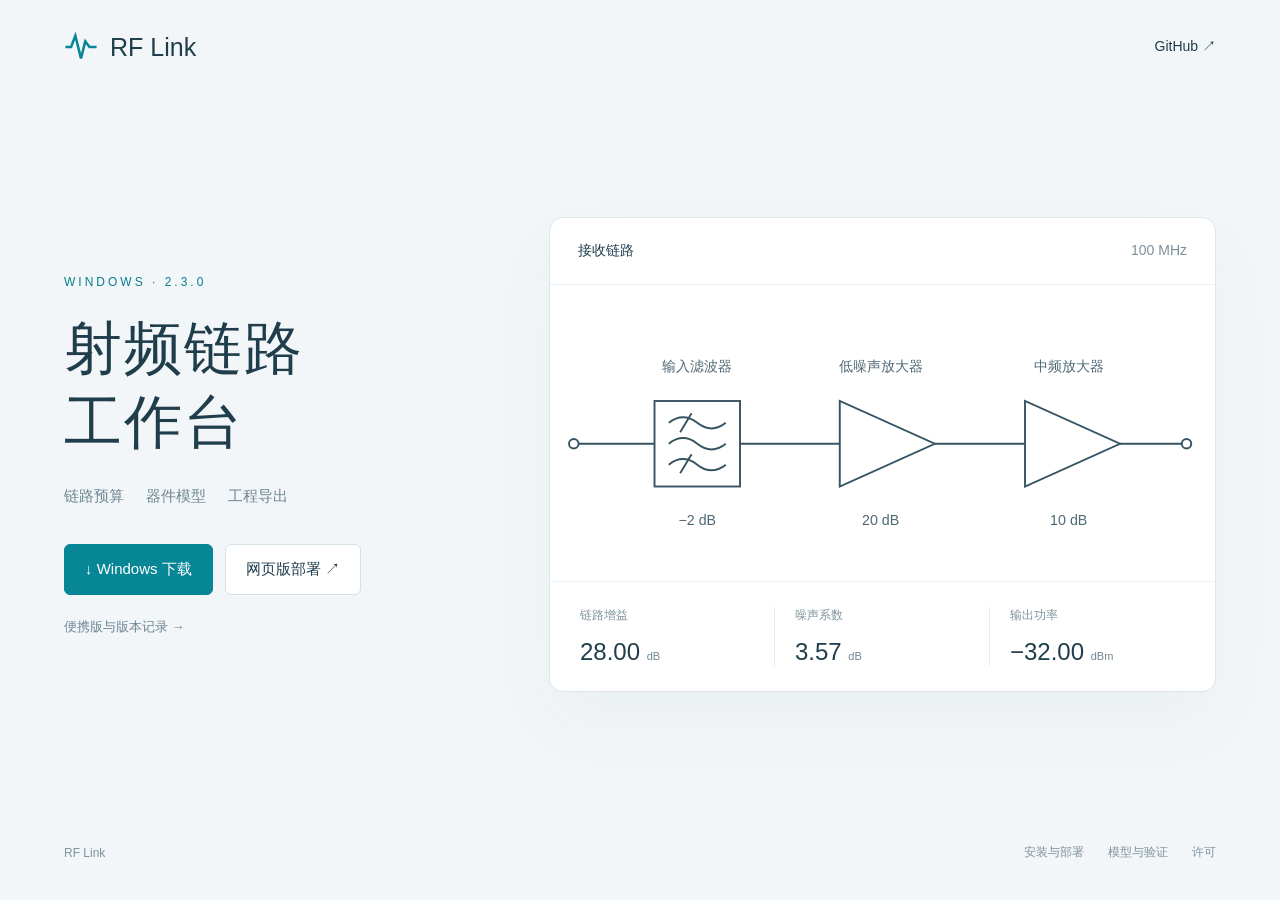
<file: site/index.html>
<!doctype html>
<html lang="zh-CN">
<head><meta charset="utf-8"><meta name="viewport" content="width=device-width,initial-scale=1"><meta name="description" content="RF Link 射频链路工作台，Windows 下载与云端部署。"><title>RF Link · 射频链路工作台</title><link rel="stylesheet" href="rf-link.css"></head>
<body>
<header><a class="brand" href="./"><svg viewBox="0 0 24 24" aria-hidden="true"><path d="M1 12h4l3-8 4 16 3-12 3 4h5"/></svg>RF Link</a><a href="https://github.com/ChiZhang-805/RF-Link-Calculator">GitHub ↗</a></header>
<main><section class="intro"><span class="version">WINDOWS · 2.3.0</span><h1>射频链路<br>工作台</h1><div class="features"><span>链路预算</span><span>器件模型</span><span>工程导出</span></div><div class="actions"><a class="primary" href="https://github.com/ChiZhang-805/RF-Link-Calculator/releases/latest/download/RF-Link-Setup-2.3.0-x64.exe">↓ Windows 下载</a><a href="https://github.com/ChiZhang-805/RF-Link-Calculator/blob/main/docs/构建发布与部署.md">网页版部署 ↗</a></div><a class="secondary" href="https://github.com/ChiZhang-805/RF-Link-Calculator/releases/latest">便携版与版本记录 →</a></section>
<section class="preview" aria-label="链路计算示意"><div class="preview-head"><strong>接收链路</strong><span>100 MHz</span></div><svg class="chain" viewBox="0 0 700 240" role="img" aria-label="输入滤波器、低噪声放大器、中频放大器串行连接"><g fill="none" stroke="currentColor" stroke-width="2"><path d="M30 125h80m90 0h105m100 0h95m100 0h65"/><circle cx="25" cy="125" r="5"/><circle cx="670" cy="125" r="5"/><rect x="110" y="80" width="90" height="90"/><path d="M305 80v90l100-45zM500 80v90l100-45zM125 103q15-12 30 0t30 0m-60 22q15-12 30 0t30 0m-60 22q15-12 30 0t30 0m-36-54-12 20m12 23-12 20"/></g><g text-anchor="middle"><text x="155" y="48">输入滤波器</text><text x="348" y="48">低噪声放大器</text><text x="546" y="48">中频放大器</text><text x="155" y="211">−2 dB</text><text x="348" y="211">20 dB</text><text x="546" y="211">10 dB</text></g></svg><div class="metrics"><div><span>链路增益</span><strong>28.00 <small>dB</small></strong></div><div><span>噪声系数</span><strong>3.57 <small>dB</small></strong></div><div><span>输出功率</span><strong>−32.00 <small>dBm</small></strong></div></div></section>
</main><footer><span>RF Link</span><nav><a href="https://github.com/ChiZhang-805/RF-Link-Calculator/blob/main/docs/构建发布与部署.md">安装与部署</a><a href="https://github.com/ChiZhang-805/RF-Link-Calculator#公式与状态">模型与验证</a><a href="https://github.com/ChiZhang-805/RF-Link-Calculator/blob/main/LICENSE">许可</a></nav></footer>
</body></html>
</file>
<file: site/rf-link.css>
:root{font-family:Segoe UI,Microsoft YaHei,sans-serif;color:#203d4c;background:#f3f6f8;font-synthesis:none}*{box-sizing:border-box}body{margin:0}a{color:inherit;text-decoration:none}a:focus-visible{outline:3px solid #078a9b;outline-offset:6px}header,footer{max-width:1480px;margin:auto;padding:30px 5%;display:flex;align-items:center;justify-content:space-between}header>a:last-child{font-size:14px}.brand{display:flex;gap:12px;align-items:center;font-size:25px}.brand svg{width:34px;fill:none;stroke:#078696;stroke-width:1.8}main{min-height:calc(100svh - 180px);max-width:1480px;margin:auto;padding:32px 5%;display:grid;grid-template-columns:0.85fr 1.35fr;align-items:center;gap:65px}.version{font-size:12px;letter-spacing:3px;color:#087f8d}h1{font-size:clamp(42px,4.5vw,70px);font-weight:550;letter-spacing:2px;line-height:1.28;margin:22px 0 28px}.features{display:flex;gap:22px;color:#6d8592;font-size:15px}.actions{display:flex;gap:12px;flex-wrap:wrap;margin:38px 0 22px}.actions a{padding:15px 20px;border:1px solid #d4e0e5;border-radius:6px;background:white;font-size:15px}.actions .primary{background:#078696;color:white;border-color:#078696}.actions a:hover{filter:brightness(.95)}.secondary{font-size:13px;color:#6c8492}.preview{background:white;border:1px solid #dce6eb;border-radius:14px;box-shadow:0 30px 75px #2447580a;overflow:hidden}.preview-head{padding:24px 28px;display:flex;justify-content:space-between;border-bottom:1px solid #edf1f4;font-size:14px}.preview-head span{color:#7c8e98}.chain{width:100%;margin:40px 0 24px;color:#365362}.chain text{fill:#4f6875;font-size:15px}.metrics{display:grid;grid-template-columns:repeat(3,1fr);border-top:1px solid #edf1f4;padding:25px 10px}.metrics>div{display:flex;flex-direction:column;padding:0 20px;gap:14px;border-right:1px solid #e5edf1}.metrics>div:last-child{border:0}.metrics span{color:#7f939e;font-size:12px}.metrics strong{font-size:24px;font-weight:400;white-space:nowrap}.metrics small{font-size:11px;color:#718692}footer{font-size:12px;color:#7f939e}footer nav{display:flex;gap:24px}@media(max-width:1000px){main{gap:35px;grid-template-columns:1fr;padding-top:25px;max-width:780px}.intro h1 br{display:none}.intro h1{font-size:48px}.chain{margin:25px 0}header,footer{max-width:780px}.features{gap:20px}}@media(max-width:450px){main{padding:35px 6%}.intro h1{font-size:38px}.metrics>div{padding:0 10px}.metrics strong{font-size:20px}footer nav{gap:12px}}
</file>
